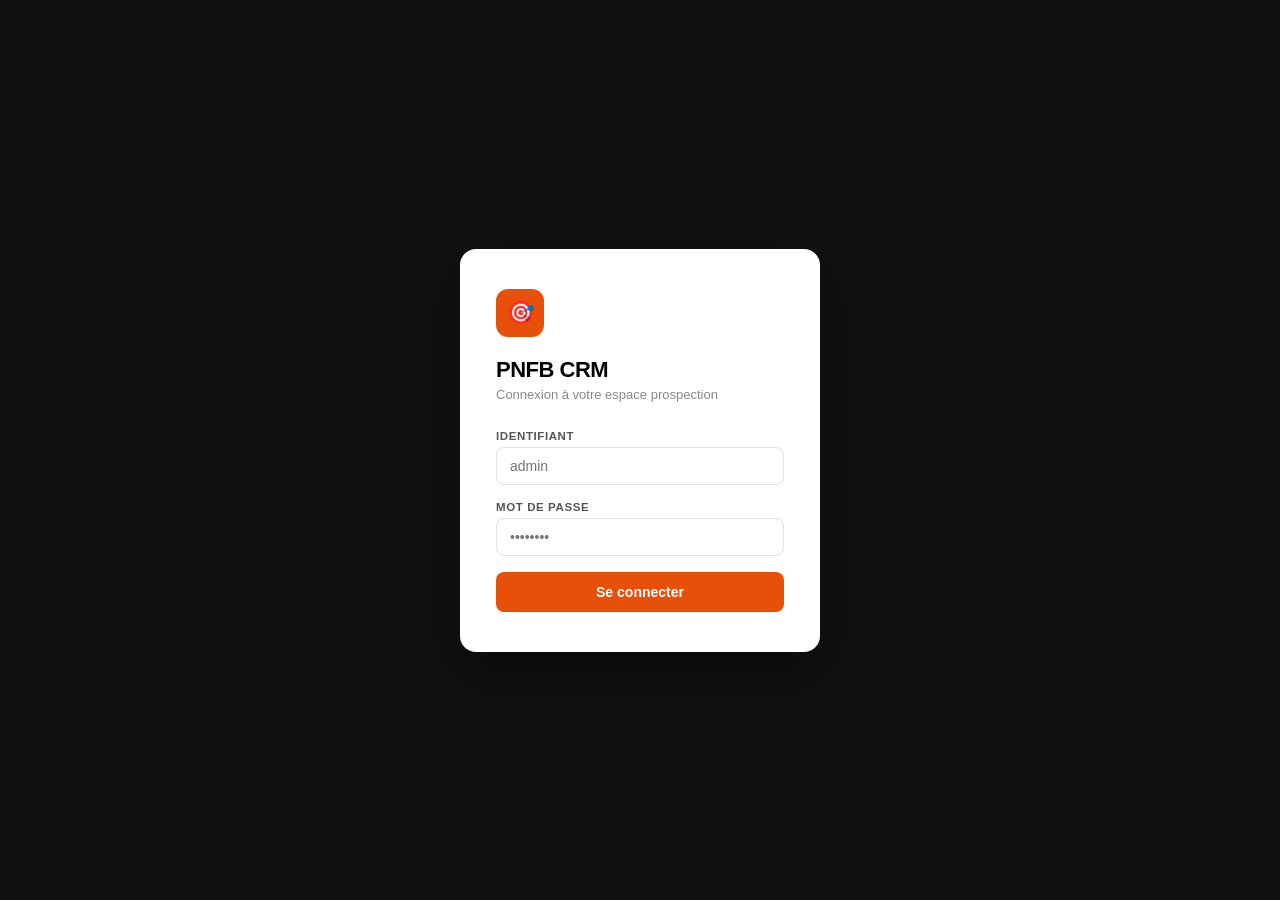
<file: templates/login.html>
<!DOCTYPE html>
<html lang="fr">
<head>
<meta charset="UTF-8">
<meta name="viewport" content="width=device-width,initial-scale=1">
<title>PNFB CRM — Connexion</title>
<style>
*{margin:0;padding:0;box-sizing:border-box}
body{font-family:-apple-system,BlinkMacSystemFont,"Segoe UI",sans-serif;background:#111;display:flex;align-items:center;justify-content:center;height:100vh}
.card{background:#fff;border-radius:16px;padding:40px 36px;width:360px;box-shadow:0 20px 60px rgba(0,0,0,.4)}
.logo{width:48px;height:48px;background:#E8500A;border-radius:12px;display:flex;align-items:center;justify-content:center;font-size:22px;margin-bottom:20px}
h1{font-size:22px;font-weight:900;letter-spacing:-.5px;margin-bottom:4px}
.sub{color:#888;font-size:13px;margin-bottom:28px}
label{display:block;font-size:11.5px;font-weight:700;color:#555;text-transform:uppercase;letter-spacing:.6px;margin-bottom:5px}
input{width:100%;border:1.5px solid #e0e0e0;border-radius:8px;padding:10px 13px;font-size:14px;outline:none;transition:.15s;margin-bottom:16px}
input:focus{border-color:#E8500A}
.btn{width:100%;background:#E8500A;color:#fff;border:none;border-radius:8px;padding:12px;font-size:14px;font-weight:700;cursor:pointer;transition:.15s}
.btn:hover{background:#c94008}
.err{background:#FCE8E6;color:#c00;border-radius:8px;padding:10px 13px;font-size:13px;margin-bottom:14px;display:none}
.loading{opacity:.6;pointer-events:none}
</style>
</head>
<body>
<div class="card">
  <div class="logo">🎯</div>
  <h1>PNFB CRM</h1>
  <p class="sub">Connexion à votre espace prospection</p>
  <div class="err" id="err"></div>
  <div>
    <label>Identifiant</label>
    <input type="text" id="username" placeholder="admin" autocomplete="username">
    <label>Mot de passe</label>
    <input type="password" id="password" placeholder="••••••••" autocomplete="current-password">
    <button class="btn" id="btn" onclick="doLogin()">Se connecter</button>
  </div>
</div>
<script>
document.addEventListener('keydown', e => { if(e.key==='Enter') doLogin(); });
async function doLogin() {
  const u = document.getElementById('username').value.trim();
  const p = document.getElementById('password').value;
  const err = document.getElementById('err');
  const btn = document.getElementById('btn');
  if(!u || !p) { showErr('Remplissez tous les champs'); return; }
  btn.classList.add('loading');
  btn.textContent = 'Connexion…';
  err.style.display = 'none';
  try {
    const r = await fetch('/auth/login', {
      method: 'POST',
      headers: {'Content-Type':'application/json'},
      body: JSON.stringify({username: u, password: p})
    });
    const data = await r.json();
    if(r.ok) { window.location.href = '/'; }
    else { showErr(data.error || 'Erreur de connexion'); }
  } catch(e) { showErr('Erreur réseau'); }
  btn.classList.remove('loading');
  btn.textContent = 'Se connecter';
}
function showErr(msg) {
  const err = document.getElementById('err');
  err.textContent = msg;
  err.style.display = 'block';
}
</script>
</body>
</html>
</file>
